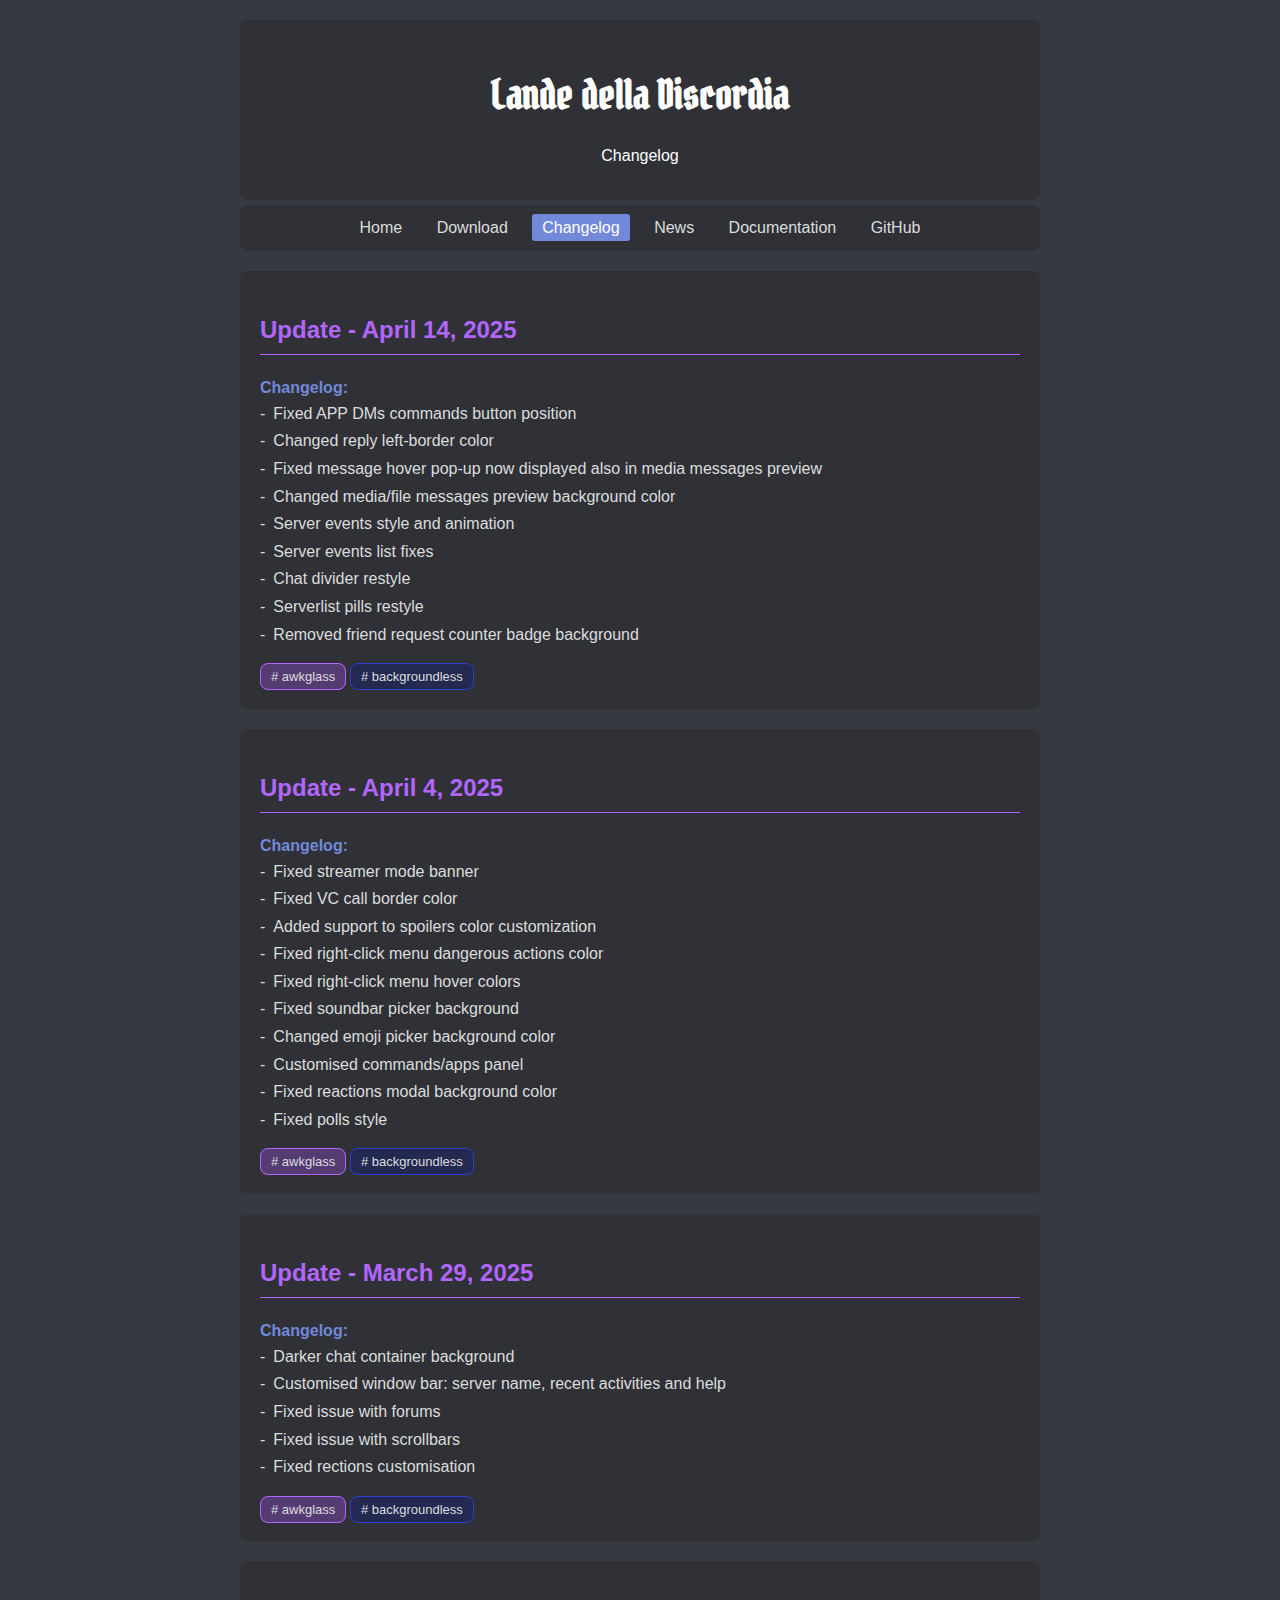
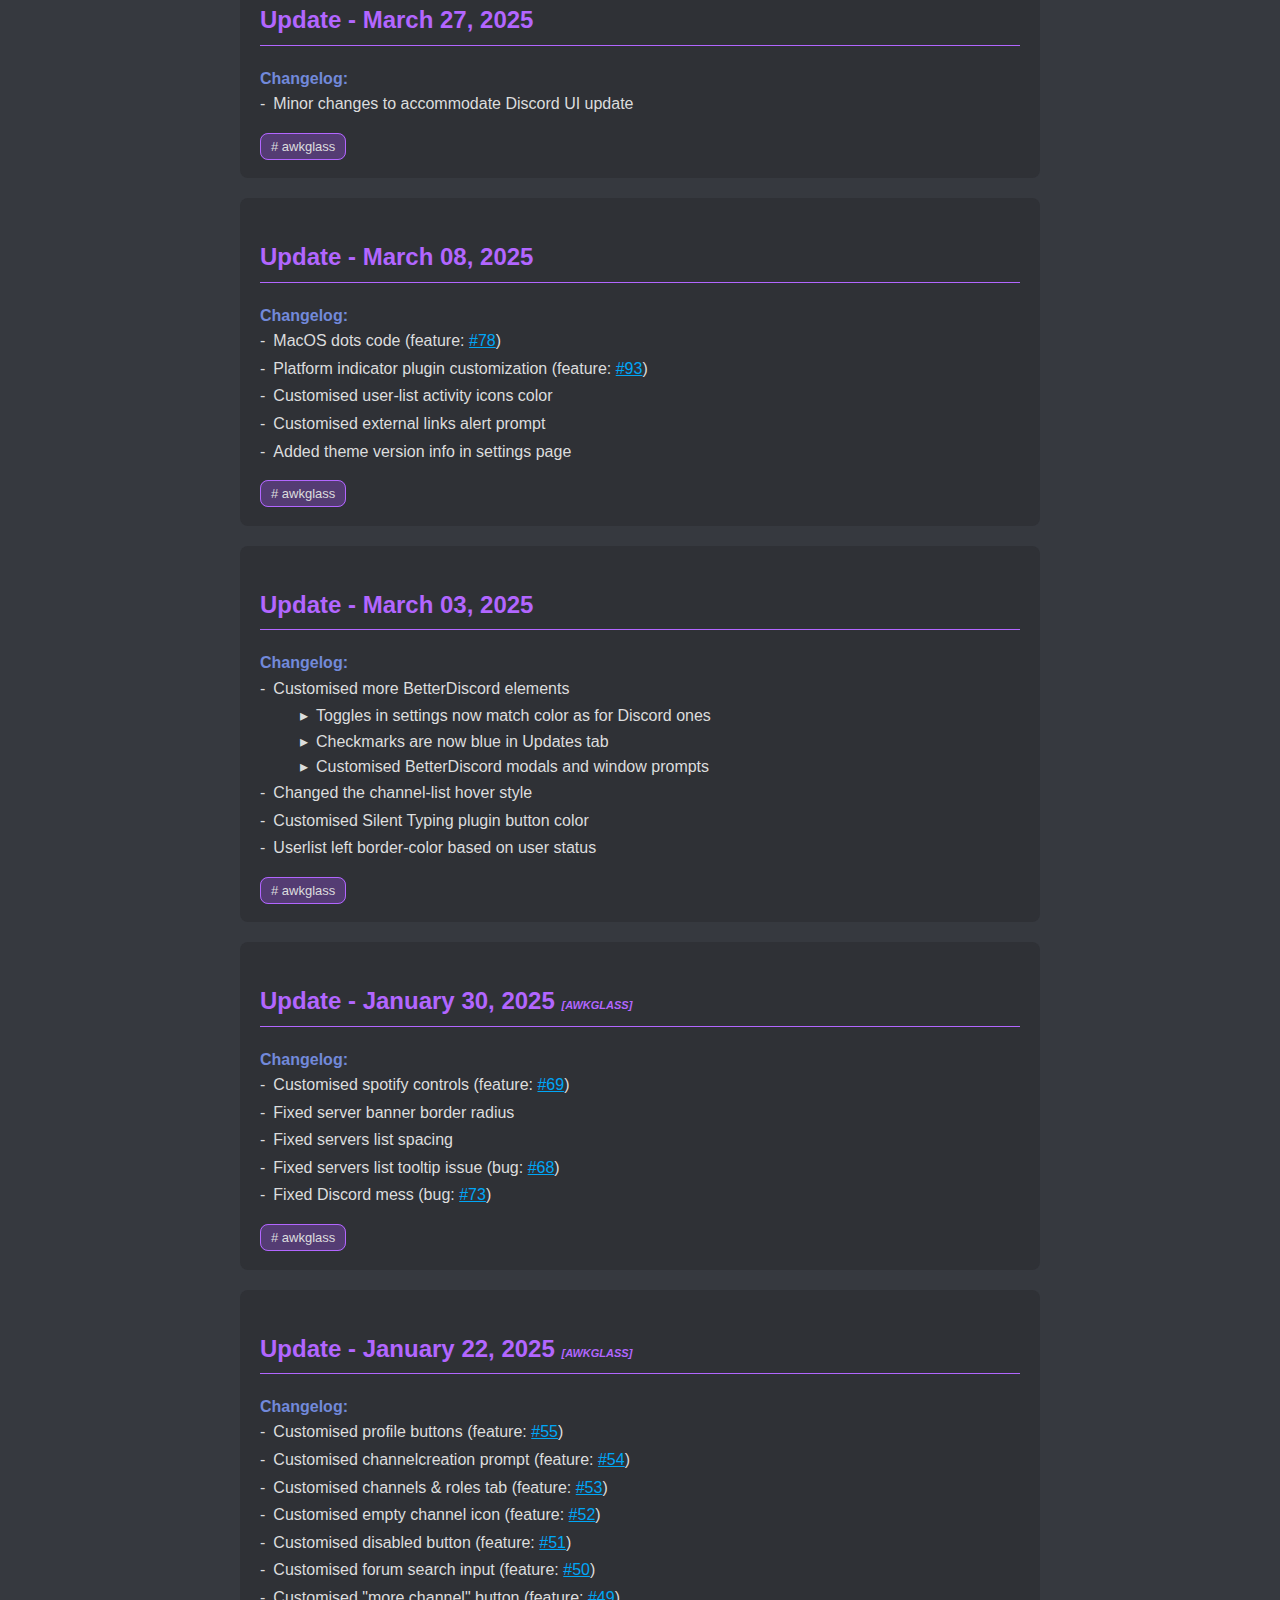
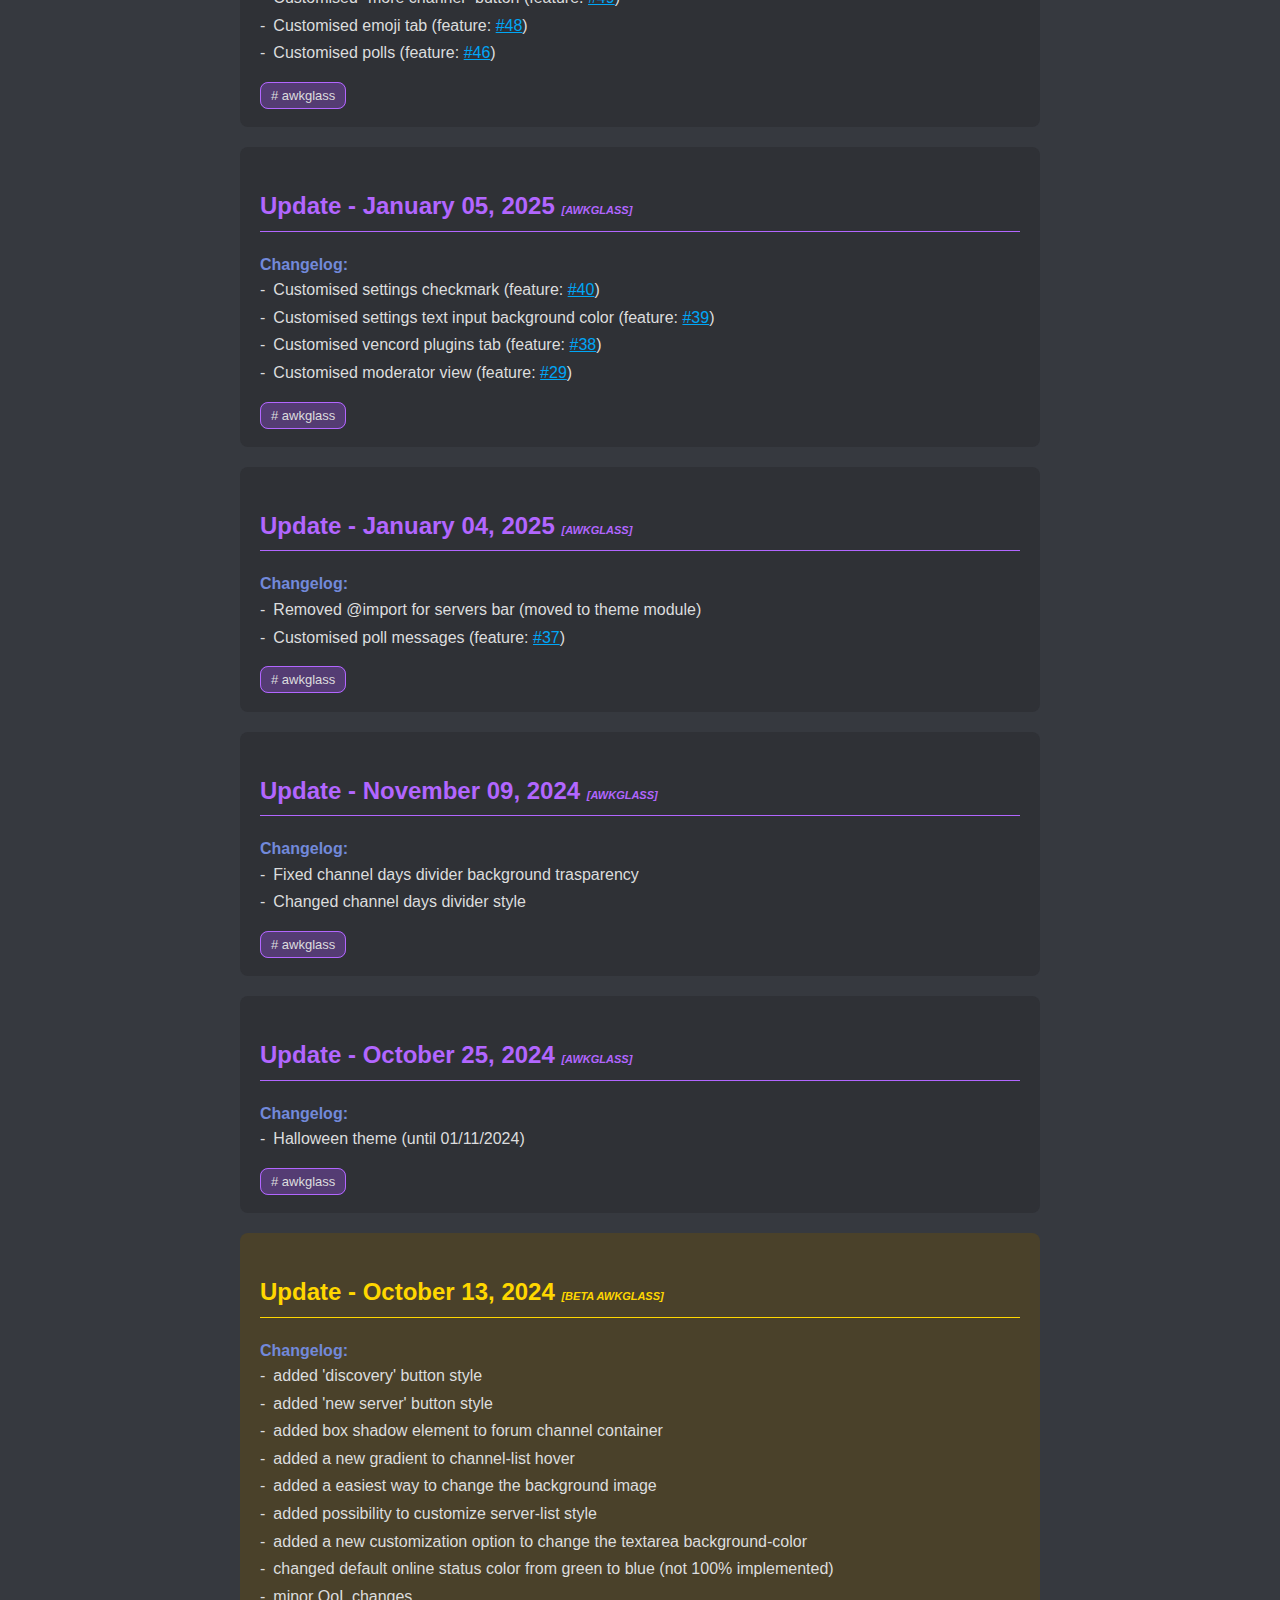
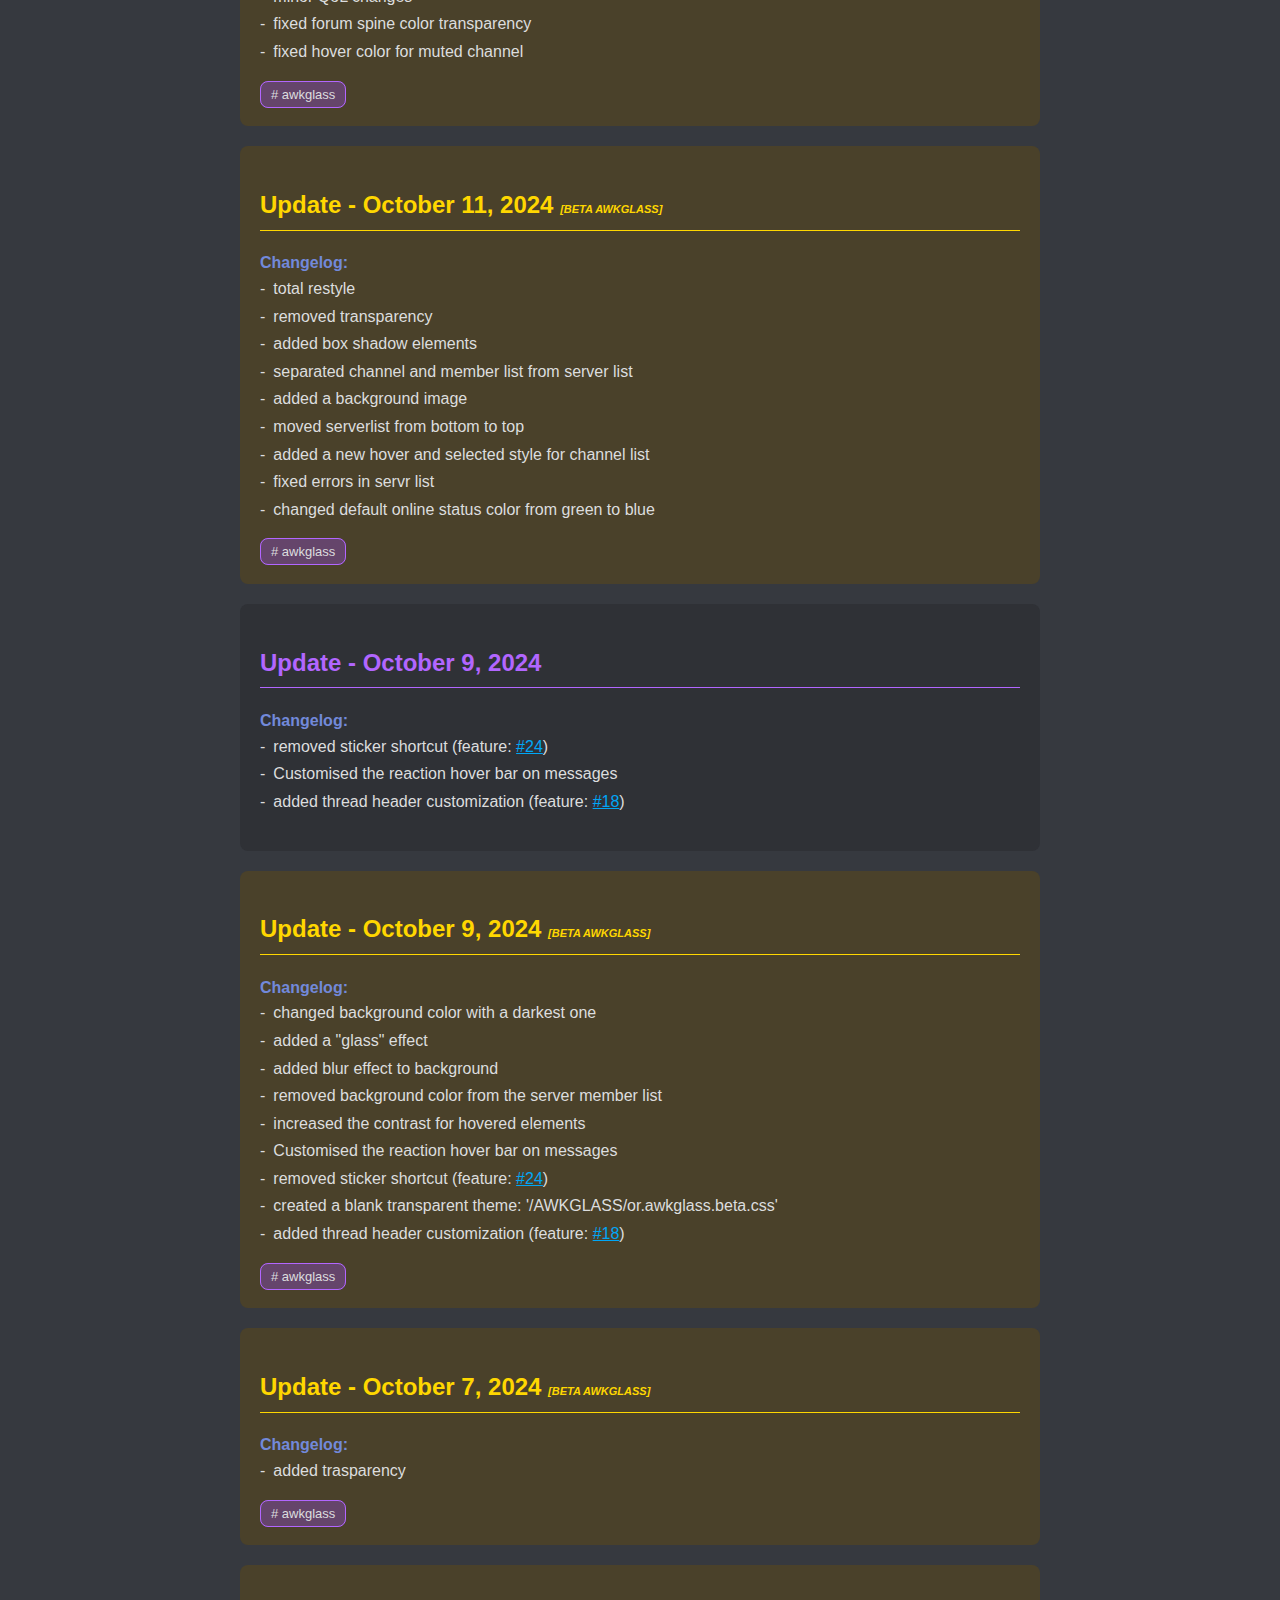
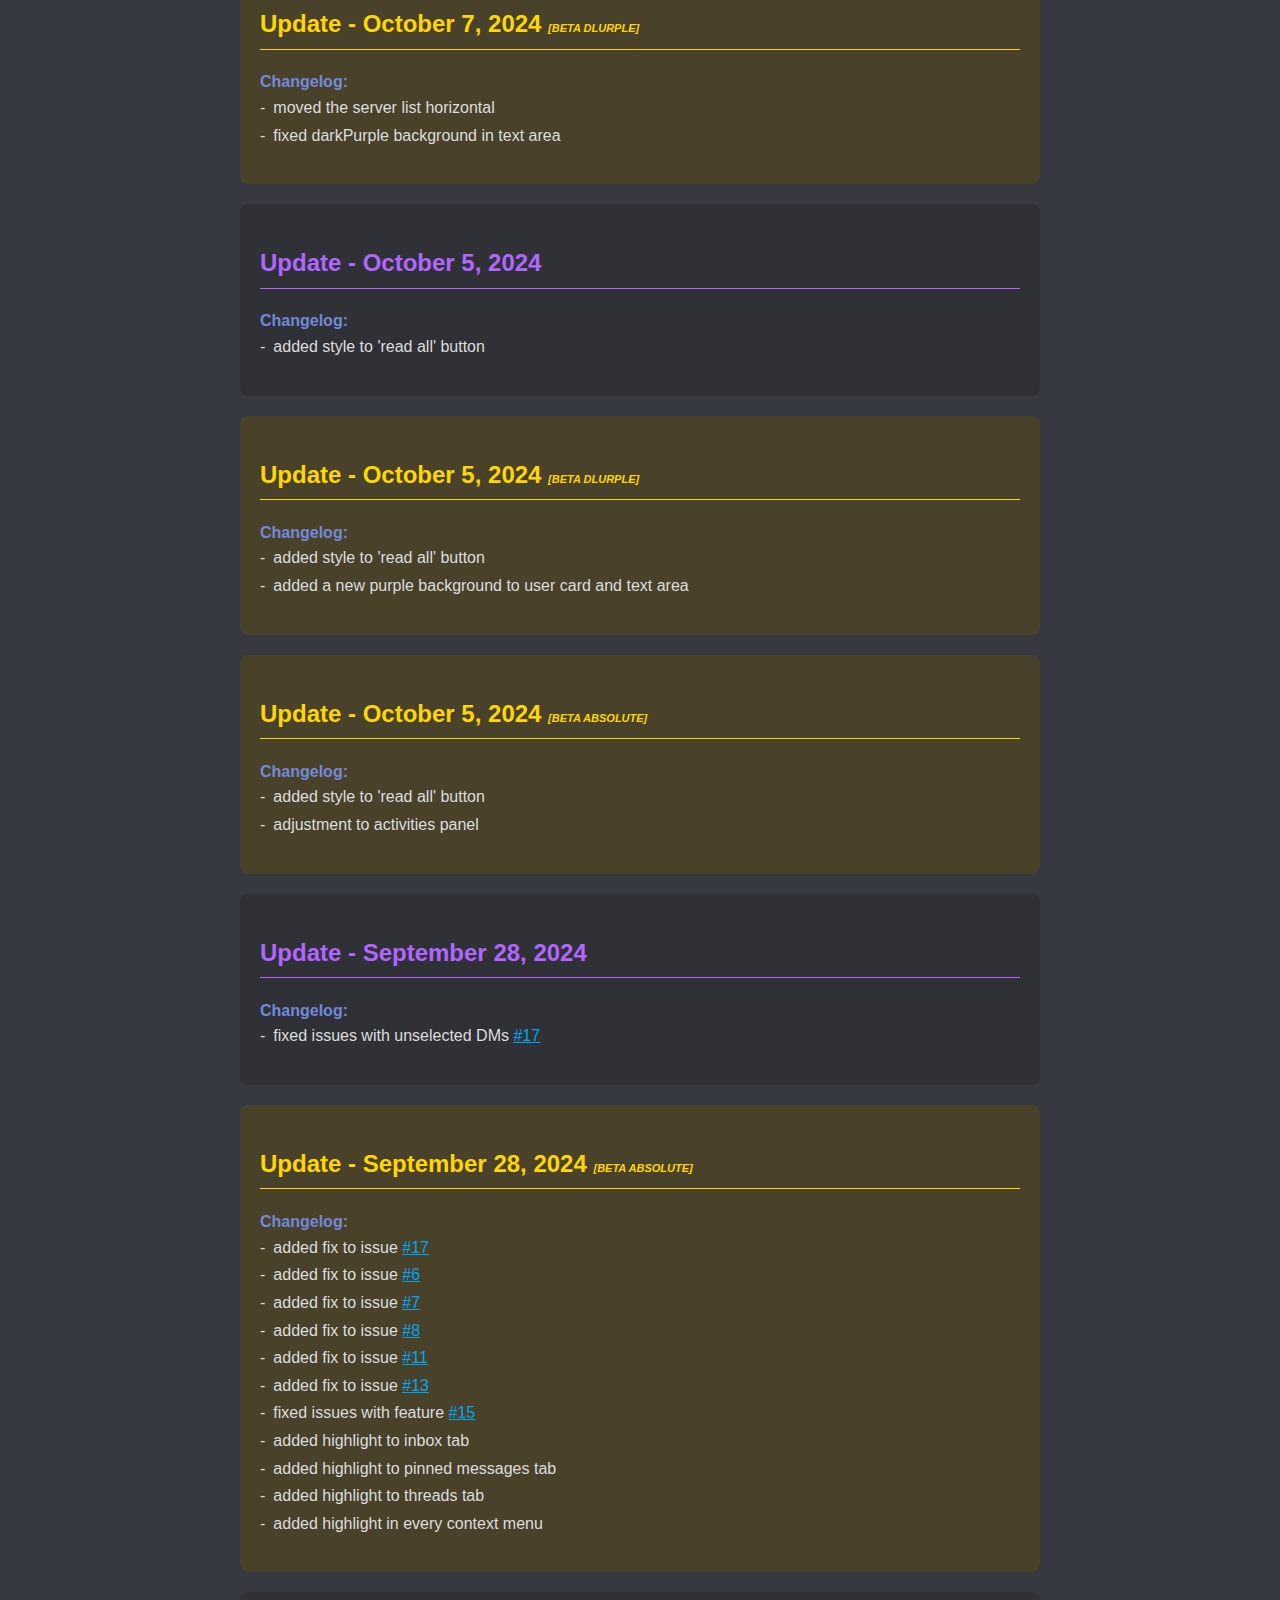
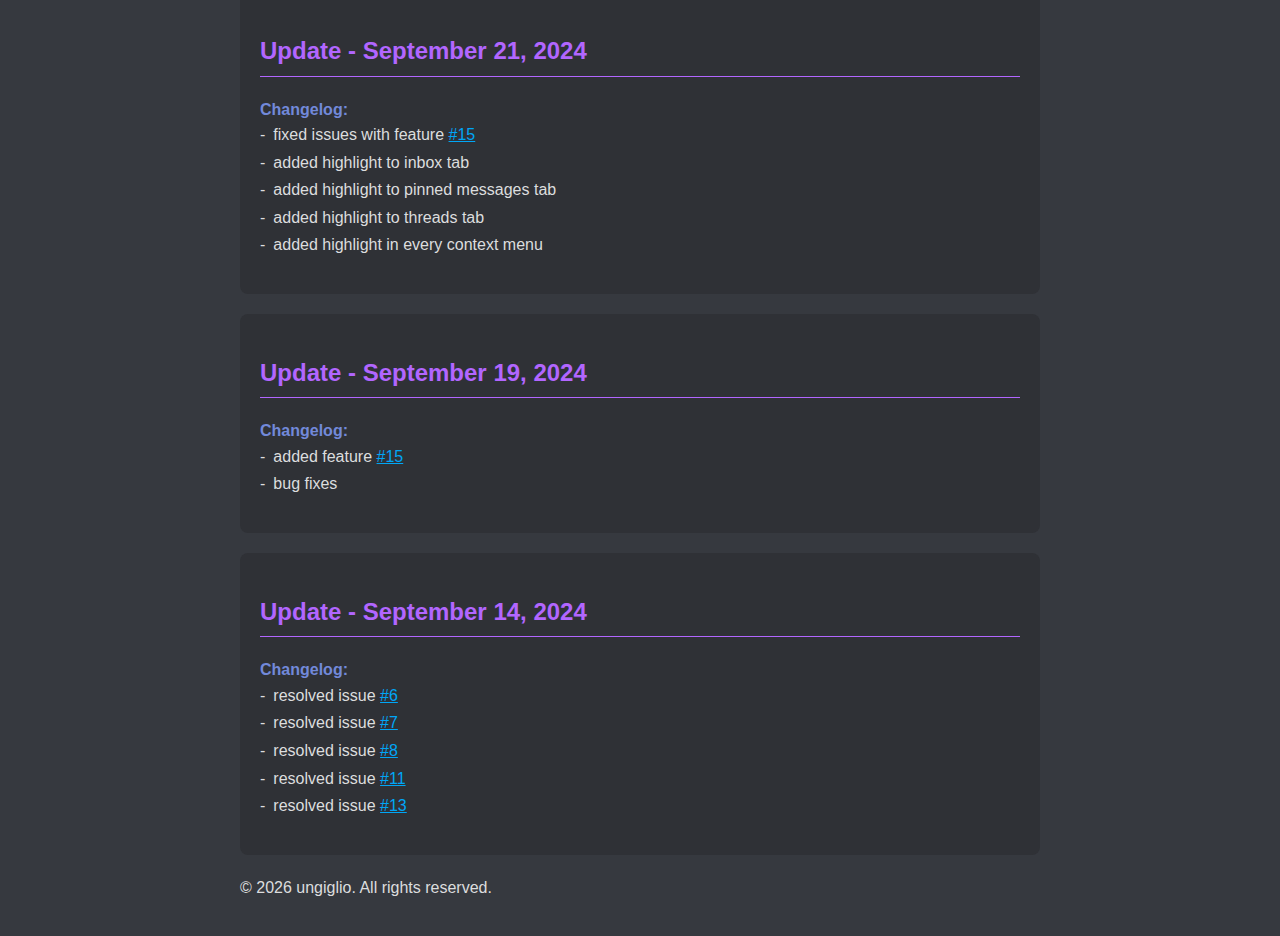
<file: changelog/index.html>
<!DOCTYPE html>
<html lang="en" prefix="og: https://ogp.me/ns#">
    
<head>
    <meta charset="UTF-8">
    <meta name="viewport" content="width=device-width, initial-scale=1.0">
    <title>Changelog - Lande della Discordia</title>
    <link href="https://fonts.googleapis.com/css2?family=Pirata+One&display=swap" rel="stylesheet">
    <link rel="apple-touch-icon" sizes="180x180" href="https://i.imgur.com/2R9lIOQ.png">
    <link rel="icon" type="image/png" sizes="32x32" href="https://i.imgur.com/rQ8Jokf.png">
    <link rel="icon" type="image/png" sizes="16x16" href="https://i.imgur.com/fEjuDm7.png">
    <link rel="mask-icon" href="https://i.imgur.com/qdDn97I.png" color="#b266ff">
    <meta name="msapplication-TileColor" content="#9f00a7">
    <meta name="theme-color" content="#ffffff">
    <meta property="og:title" content="Changelog" />
    <meta property="og:description" content="Changelog page for @ungiglio Discordia project" />
    <meta property="og:type" content="website" />
    <meta property="og:url" content="https://ungiglio.github.io/DiscordDiscordia/changelog/" />
    <meta property="og:image" content="https://i.imgur.com/mbe3YLR.png" />
    <meta property="og:site_name" content="Discordia" />

    <style>
        body {
            font-family: Arial, sans-serif;
            line-height: 1.6;
            color: #dcddde;
            max-width: 800px;
            margin: 0 auto;
            padding: 20px;
            background-color: #36393f;
        }
        header {
            background-color: #2f3136;
            color: white;
            text-align: center;
            padding: 1rem;
            border-radius: 8px;
        }
        h1 {
            margin-bottom: 0;
            font-family: 'Pirata One', cursive;
            font-size: 2.5em;
        }
        .version-section {
            background-color: #2f3136;
            padding: 20px;
            margin: 20px 0;
            border-radius: 8px;
        }
        .version-title {
            color: #b266ff;
            border-bottom: 1px solid #b266ff;
            padding-bottom: 5px;
        }
        .changelog-list {
            list-style: none;
            padding-left: 0;
            margin-top: 0;
        }
        .changelog-list li::before {
            content: "-";
            padding-right: 8px;
        }
        .changelog-list li {
            margin-bottom: 2px;
        }
        .changelog-list le {
            display: list-item;
            list-style: none;
            padding-left: 0;
            margin-top: 0;
        }
        .changelog-list le::before {
            content: "▸";
            padding-right: 8px;
        }
        .changelog-type {
            font-weight: bold;
            color: #7289da;
        }
        .beta {
            background-color: #4a412a;
        }
        .beta .version-title {
            color: #ffd700;
            border-bottom-color: #ffd700;
        }
        warningtext {
            color: #ffd700;
        }

        /* tags */
        tag {
            font-size: 13px;
            -webkit-user-select: none; /* Safari */
            -ms-user-select: none; /* IE 10 and IE 11 */
            user-select: none; /* Standard syntax */
        }

        awktag {
            background-color: #904dd363;
            border: 1px solid #b266ff;
            border-radius: 8px;
            padding: 5px 10px;
        }
        awktag::after {
            content: "# awkglass";
        }

        bltag {
            background-color: #0f1d8359;
            border: 1px solid #2d40cb;
            border-radius: 8px;
            padding: 5px 10px;
        }
        bltag::after {
            content: "# backgroundless";
        }

        /* styles for navigation */
        nav {
            background-color: #2f3136;
            padding: 10px;
            margin-top: 5px;
            border-radius: 8px;
            text-align: center;
        }

        nav a {
            color: #dcddde;
            text-decoration: none;
            padding: 5px 10px;
            margin: 0 5px;
            border-radius: 3px;
            transition: background-color 0.3s;
        }

        nav a:hover {
            background-color: #b266ff;
            color: white;
        }

        nav a.active {
            background-color: #7289da;
            color: white;
        }

        li a {
            color: #00A6F6;
        }
    </style>
</head>
<body onload="updateCopyrightYear()">
    <header>
        <h1>Lande della Discordia</h1>
        <p>Changelog</p>
    </header>

    <nav>
        <a href="https://ungiglio.github.io/DiscordDiscordia">Home</a>
        <a href="https://ungiglio.github.io/DiscordDiscordia/releases">Download</a>
        <a href="#" class="active">Changelog</a>
        <a href="https://ungiglio.github.io/DiscordDiscordia/news">News</a>
        <a href="https://github.com/ungiglio/DiscordDiscordia/wiki">Documentation</a>
        <a href="https://github.com/ungiglio/DiscordDiscordia">GitHub</a>
    </nav>

    <main>

        <!--<section class="version-section">
            <h2 id="2025MMDD" class="version-title">Update - October X, 2025</h2>
            <span class="changelog-type">Changelog:</span>
            <ul class="changelog-list">
                <li></li>
            </ul>
            <tag>
                <awktag></awktag>
                <bltag></bltag>
            </tag>
        </section>-->

        <section class="version-section">
            <h2 id="20250414" class="version-title">Update - April 14, 2025</h2>
            <span class="changelog-type">Changelog:</span>
            <ul class="changelog-list">
                <li>Fixed APP DMs commands button position</li>
                <li>Changed reply left-border color</li>
                <li>Fixed message hover pop-up now displayed also in media messages preview</li>
                <li>Changed media/file messages preview background color</li>
                <li>Server events style and animation</li>
                <li>Server events list fixes</li>
                <li>Chat divider restyle</li>
                <li>Serverlist pills restyle</li>
                <li>Removed friend request counter badge background</li>
            </ul>
            <tag>
                <awktag></awktag>
                <bltag></bltag>
            </tag>
        </section>

        <section class="version-section">
            <h2 id="20250404" class="version-title">Update - April 4, 2025</h2>
            <span class="changelog-type">Changelog:</span>
            <ul class="changelog-list">
                <li>Fixed streamer mode banner</li>
                <li>Fixed VC call border color</li>
                <li>Added support to spoilers color customization</li>
                <li>Fixed right-click menu dangerous actions color</li>
                <li>Fixed right-click menu hover colors</li>
                <li>Fixed soundbar picker background</li>
                <li>Changed emoji picker background color</li>
                <li>Customised commands/apps panel</li>
                <li>Fixed reactions modal background color</li>
                <li>Fixed polls style</li>
            </ul>
            <tag>
                <awktag></awktag>
                <bltag></bltag>
            </tag>
        </section>

        <section class="version-section">
            <h2 id="20250329" class="version-title">Update - March 29, 2025</h2>
            <span class="changelog-type">Changelog:</span>
            <ul class="changelog-list">
                <li>Darker chat container background</li>
                <li>Customised window bar: server name, recent activities and help</li>
                <li>Fixed issue with forums</li>
                <li>Fixed issue with scrollbars</li>
                <li>Fixed rections customisation</li>
            </ul>
            <tag>
                <awktag></awktag>
                <bltag></bltag>
            </tag>
        </section>

        <section class="version-section">
            <h2 id="20250327" class="version-title">Update - March 27, 2025</h2>
            <span class="changelog-type">Changelog:</span>
            <ul class="changelog-list">
                <li>Minor changes to accommodate Discord UI update</li>
            </ul>
            <tag>
                <awktag></awktag>
            </tag>
        </section>

        <section class="version-section">
            <h2 id="20250308" class="version-title">Update - March 08, 2025</h2>
            <span class="changelog-type">Changelog:</span>
            <ul class="changelog-list">
                <li>MacOS dots code (feature: <a href="https://github.com/ungiglio/DiscordDiscordia/issues/78">#78</a>)</li>
                <li>Platform indicator plugin customization (feature: <a href="https://github.com/ungiglio/DiscordDiscordia/issues/93">#93</a>)</li>
                <li>Customised user-list activity icons color</li>
                <li>Customised external links alert prompt</li>
                <li>Added theme version info in settings page</li>
            </ul>
            <tag>
                <awktag></awktag>
            </tag>
        </section>

        <section class="version-section">
            <h2 id="20250303" class="version-title">Update - March 03, 2025</h2>
            <span class="changelog-type">Changelog:</span>
            <ul class="changelog-list">
                <li>Customised more BetterDiscord elements</li>
                <ul>
                    <le>Toggles in settings now match color as for Discord ones</le>
                    <le>Checkmarks are now blue in Updates tab</le>
                    <le>Customised BetterDiscord modals and window prompts</le>
                </ul>
                <li>Changed the channel-list hover style</li>
                <li>Customised Silent Typing plugin button color</li>
                <li>Userlist left border-color based on user status</li>
            </ul>
            <tag>
                <awktag></awktag>
            </tag>
        </section>

        <section class="version-section">
            <h2 id="20250130awkglass" class="version-title">Update - January 30, 2025 <i style="font-size: 11px;">[AWKGLASS]</i></h2>
            <span class="changelog-type">Changelog:</span>
            <ul class="changelog-list">
                <li>Customised spotify controls (feature: <a href="https://github.com/ungiglio/DiscordDiscordia/issues/69">#69</a>)</li>
                <li>Fixed server banner border radius</li>
                <li>Fixed servers list spacing</li>
                <li>Fixed servers list tooltip issue (bug: <a href="https://github.com/ungiglio/DiscordDiscordia/issues/68">#68</a>)</li>
                <li>Fixed Discord mess (bug: <a href="https://github.com/ungiglio/DiscordDiscordia/issues/73">#73</a>)</li>
            </ul>
            <tag>
                <awktag></awktag>
            </tag>
        </section>

        <section class="version-section">
            <h2 id="20250122awkglass" class="version-title">Update - January 22, 2025 <i style="font-size: 11px;">[AWKGLASS]</i></h2>
            <span class="changelog-type">Changelog:</span>
            <ul class="changelog-list">
                <li>Customised profile buttons (feature: <a href="https://github.com/ungiglio/DiscordDiscordia/issues/55">#55</a>)</li>
                <li>Customised channelcreation prompt (feature: <a href="https://github.com/ungiglio/DiscordDiscordia/issues/54">#54</a>)</li>
                <li>Customised channels & roles tab (feature: <a href="https://github.com/ungiglio/DiscordDiscordia/issues/53">#53</a>)</li>
                <li>Customised empty channel icon (feature: <a href="https://github.com/ungiglio/DiscordDiscordia/issues/52">#52</a>)</li>
                <li>Customised disabled button (feature: <a href="https://github.com/ungiglio/DiscordDiscordia/issues/51">#51</a>)</li>
                <li>Customised forum search input (feature: <a href="https://github.com/ungiglio/DiscordDiscordia/issues/50">#50</a>)</li>
                <li>Customised "more channel" button (feature: <a href="https://github.com/ungiglio/DiscordDiscordia/issues/49">#49</a>)</li>
                <li>Customised emoji tab (feature: <a href="https://github.com/ungiglio/DiscordDiscordia/issues/48">#48</a>)</li>
                <li>Customised polls (feature: <a href="https://github.com/ungiglio/DiscordDiscordia/issues/46">#46</a>)</li>
            </ul>
            <tag>
                <awktag></awktag>
            </tag>
        </section>

        <section class="version-section">
            <h2 id="20250105awkglass" class="version-title">Update - January 05, 2025 <i style="font-size: 11px;">[AWKGLASS]</i></h2>
            <span class="changelog-type">Changelog:</span>
            <ul class="changelog-list">
                <li>Customised settings checkmark (feature: <a href="https://github.com/ungiglio/DiscordDiscordia/issues/40">#40</a>)</li>
                <li>Customised settings text input background color (feature: <a href="https://github.com/ungiglio/DiscordDiscordia/issues/39">#39</a>)</li>
                <li>Customised vencord plugins tab (feature: <a href="https://github.com/ungiglio/DiscordDiscordia/issues/38">#38</a>)</li>
                <li>Customised moderator view (feature: <a href="https://github.com/ungiglio/DiscordDiscordia/issues/29">#29</a>)</li>
            </ul>
            <tag>
                <awktag></awktag>
            </tag>
        </section>

        <section class="version-section">
            <h2 id="20250104awkglass" class="version-title">Update - January 04, 2025 <i style="font-size: 11px;">[AWKGLASS]</i></h2>
            <span class="changelog-type">Changelog:</span>
            <ul class="changelog-list">
                <li>Removed @import for servers bar (moved to theme module)</li>
                <li>Customised poll messages (feature: <a href="https://github.com/ungiglio/DiscordDiscordia/issues/37">#37</a>)</li>
            </ul>
            <tag>
                <awktag></awktag>
            </tag>
        </section>

        <section class="version-section">
            <h2 id="20241109awkglass" class="version-title">Update - November 09, 2024 <i style="font-size: 11px;">[AWKGLASS]</i></h2>
            <span class="changelog-type">Changelog:</span>
            <ul class="changelog-list">
                <li>Fixed channel days divider background trasparency</li>
                <li>Changed channel days divider style</li>
            </ul>
            <tag>
                <awktag></awktag>
            </tag>
        </section>

        <section class="version-section">
            <h2 id="20241025awkglass" class="version-title">Update - October 25, 2024 <i style="font-size: 11px;">[AWKGLASS]</i></h2>
            <span class="changelog-type">Changelog:</span>
            <ul class="changelog-list">
                <li>Halloween theme (until 01/11/2024)</li>
            </ul>
            <tag>
                <awktag></awktag>
            </tag>
        </section>

        <section class="version-section beta">
            <h2 id="20241013awkglass" class="version-title">Update - October 13, 2024 <i style="font-size: 11px;">[BETA AWKGLASS]</i></h2>
            <span class="changelog-type">Changelog:</span>
            <ul class="changelog-list">
                <li>added 'discovery' button style</li>
                <li>added 'new server' button style</li>
                <li>added box shadow element to forum channel container</li>
                <li>added a new gradient to channel-list hover</li>
                <li>added a easiest way to change the background image</li>
                <li>added possibility to customize server-list style</li>
                <li>added a new customization option to change the textarea background-color</li>
                <li>changed default online status color from green to blue (not 100% implemented)</li>
                <li>minor QoL changes</li>
                <li>fixed forum spine color transparency</li>
                <li>fixed hover color for muted channel</li>
            </ul>
            <tag>
                <awktag></awktag>
            </tag>
        </section>

        <section class="version-section beta">
            <h2 id="20241011awkglass" class="version-title">Update - October 11, 2024 <i style="font-size: 11px;">[BETA AWKGLASS]</i></h2>
            <span class="changelog-type">Changelog:</span>
            <ul class="changelog-list">
                <li>total restyle</li>
                <li>removed transparency</li>
                <li>added box shadow elements</li>
                <li>separated channel and member list from server list</li>
                <li>added a background image</li>
                <li>moved serverlist from bottom to top</li>
                <li>added a new hover and selected style for channel list</li>
                <li>fixed errors in servr list</li>
                <li>changed default online status color from green to blue</li>
            </ul>
            <tag>
                <awktag></awktag>
            </tag>
        </section>

        <section class="version-section">
            <h2 id="20241009" class="version-title">Update - October 9, 2024</h2>
            <span class="changelog-type">Changelog:</span>
            <ul class="changelog-list">
                <li>removed sticker shortcut (feature: <a href="https://github.com/ungiglio/DiscordDiscordia/issues/24">#24</a>)</li>
                <li>Customised the reaction hover bar on messages</li>
                <li>added thread header customization (feature: <a href="https://github.com/ungiglio/DiscordDiscordia/issues/18">#18</a>)</li>
            </ul>
        </section>

        <section class="version-section beta">
            <h2 id="20241009awkglass" class="version-title">Update - October 9, 2024 <i style="font-size: 11px;">[BETA AWKGLASS]</i></h2>
            <span class="changelog-type">Changelog:</span>
            <ul class="changelog-list">
                <li>changed background color with a darkest one</li>
                <li>added a "glass" effect</li>
                <li>added blur effect to background</li>
                <li>removed background color from the server member list</li>
                <li>increased the contrast for hovered elements</li>
                <li>Customised the reaction hover bar on messages</li>
                <li>removed sticker shortcut (feature: <a href="https://github.com/ungiglio/DiscordDiscordia/issues/24">#24</a>)</li>
                <li>created a blank transparent theme: '/AWKGLASS/or.awkglass.beta.css'</li>
                <li>added thread header customization (feature: <a href="https://github.com/ungiglio/DiscordDiscordia/issues/18">#18</a>)</li>
            </ul>
            <tag>
                <awktag></awktag>
            </tag>
        </section>

        <section class="version-section beta">
            <h2 id="20241007awkglass" class="version-title">Update - October 7, 2024 <i style="font-size: 11px;">[BETA AWKGLASS]</i></h2>
            <span class="changelog-type">Changelog:</span>
            <ul class="changelog-list">
                <li>added trasparency</li>
            </ul>
            <tag>
                <awktag></awktag>
            </tag>
        </section>

        <section class="version-section beta">
            <h2 id="20241007dlurple" class="version-title">Update - October 7, 2024 <i style="font-size: 11px;">[BETA DLURPLE]</i></h2>
            <span class="changelog-type">Changelog:</span>
            <ul class="changelog-list">
                <li>moved the server list horizontal</li>
                <li>fixed darkPurple background in text area</li>
            </ul>
        </section>

        <section class="version-section">
            <h2 id="20241005" class="version-title">Update - October 5, 2024</h2>
            <span class="changelog-type">Changelog:</span>
            <ul class="changelog-list">
                <li>added style to 'read all' button</li>
            </ul>
        </section>

        <section class="version-section beta">
            <h2 id="20241005dlurple" class="version-title">Update - October 5, 2024 <i style="font-size: 11px;">[BETA DLURPLE]</i></h2>
            <span class="changelog-type">Changelog:</span>
            <ul class="changelog-list">
                <li>added style to 'read all' button</li>
                <li>added a new purple background to user card and text area</li>
            </ul>
        </section>

        <section class="version-section beta">
            <h2 id="20241005absolute" class="version-title">Update - October 5, 2024 <i style="font-size: 11px;">[BETA ABSOLUTE]</i></h2>
            <span class="changelog-type">Changelog:</span>
            <ul class="changelog-list">
                <li>added style to 'read all' button</li>
                <li>adjustment to activities panel</li>
            </ul>
        </section>

        <section class="version-section">
            <h2 id="20240928" class="version-title">Update - September 28, 2024</h2>
            <span class="changelog-type">Changelog:</span>
            <ul class="changelog-list">
                <li>fixed issues with unselected DMs <a href="https://github.com/ungiglio/DiscordDiscordia/issues/17">#17</a></li>
            </ul>
        </section>

        <section class="version-section beta">
            <h2 id="20240928absolute" class="version-title">Update - September 28, 2024 <i style="font-size: 11px;">[BETA ABSOLUTE]</i></h2>
            <span class="changelog-type">Changelog:</span>
            <ul class="changelog-list">
                <li>added fix to issue <a href="https://github.com/ungiglio/DiscordDiscordia/issues/17">#17</a></li>
                <li>added fix to issue <a href="https://github.com/ungiglio/DiscordDiscordia/issues/6">#6</a></li>
                <li>added fix to issue <a href="https://github.com/ungiglio/DiscordDiscordia/issues/7">#7</a></li>
                <li>added fix to issue <a href="https://github.com/ungiglio/DiscordDiscordia/issues/8">#8</a></li>
                <li>added fix to issue <a href="https://github.com/ungiglio/DiscordDiscordia/issues/11">#11</a></li>
                <li>added fix to issue <a href="https://github.com/ungiglio/DiscordDiscordia/issues/13">#13</a></li>
                <li>fixed issues with feature <a href="https://github.com/ungiglio/DiscordDiscordia/issues/15">#15</a></li>
                <li>added highlight to inbox tab</li>
                <li>added highlight to pinned messages tab</li>
                <li>added highlight to threads tab</li>
                <li>added highlight in every context menu</li>
            </ul>
        </section>

        <section class="version-section">
            <h2 id="20240921" class="version-title">Update - September 21, 2024</h2>
            <span class="changelog-type">Changelog:</span>
            <ul class="changelog-list">
                <li>fixed issues with feature <a href="https://github.com/ungiglio/DiscordDiscordia/issues/15">#15</a></li>
                <li>added highlight to inbox tab</li>
                <li>added highlight to pinned messages tab</li>
                <li>added highlight to threads tab</li>
                <li>added highlight in every context menu</li>
            </ul>
        </section>

        <section class="version-section">
            <h2 id="20240919" class="version-title">Update - September 19, 2024</h2>
            <span class="changelog-type">Changelog:</span>
            <ul class="changelog-list">
                <li>added feature <a href="https://github.com/ungiglio/DiscordDiscordia/issues/15">#15</a></li>
                <li>bug fixes</li>
            </ul>
        </section>

        <section class="version-section">
            <h2 id="20240914" class="version-title">Update - September 14, 2024</h2>
            <span class="changelog-type">Changelog:</span>
            <ul class="changelog-list">
                <li>resolved issue <a href="https://github.com/ungiglio/DiscordDiscordia/issues/6">#6</a></li>
                <li>resolved issue <a href="https://github.com/ungiglio/DiscordDiscordia/issues/7">#7</a></li>
                <li>resolved issue <a href="https://github.com/ungiglio/DiscordDiscordia/issues/8">#8</a></li>
                <li>resolved issue <a href="https://github.com/ungiglio/DiscordDiscordia/issues/11">#11</a></li>
                <li>resolved issue <a href="https://github.com/ungiglio/DiscordDiscordia/issues/13">#13</a></li>
            </ul>
        </section>

    </main>

    <footer>
        <p>&copy; 202X ungiglio. All rights reserved.</p>
    </footer>

    <script>
    function updateCopyrightYear(selector = 'footer p') {
    const yearElement = document.querySelector(selector);
    if (yearElement) {
        const currentYear = new Date().getFullYear();
        yearElement.innerHTML = `&copy; ${currentYear} ungiglio. All rights reserved.`;
    }
}
</script>
    
</body>
</html>
</file>
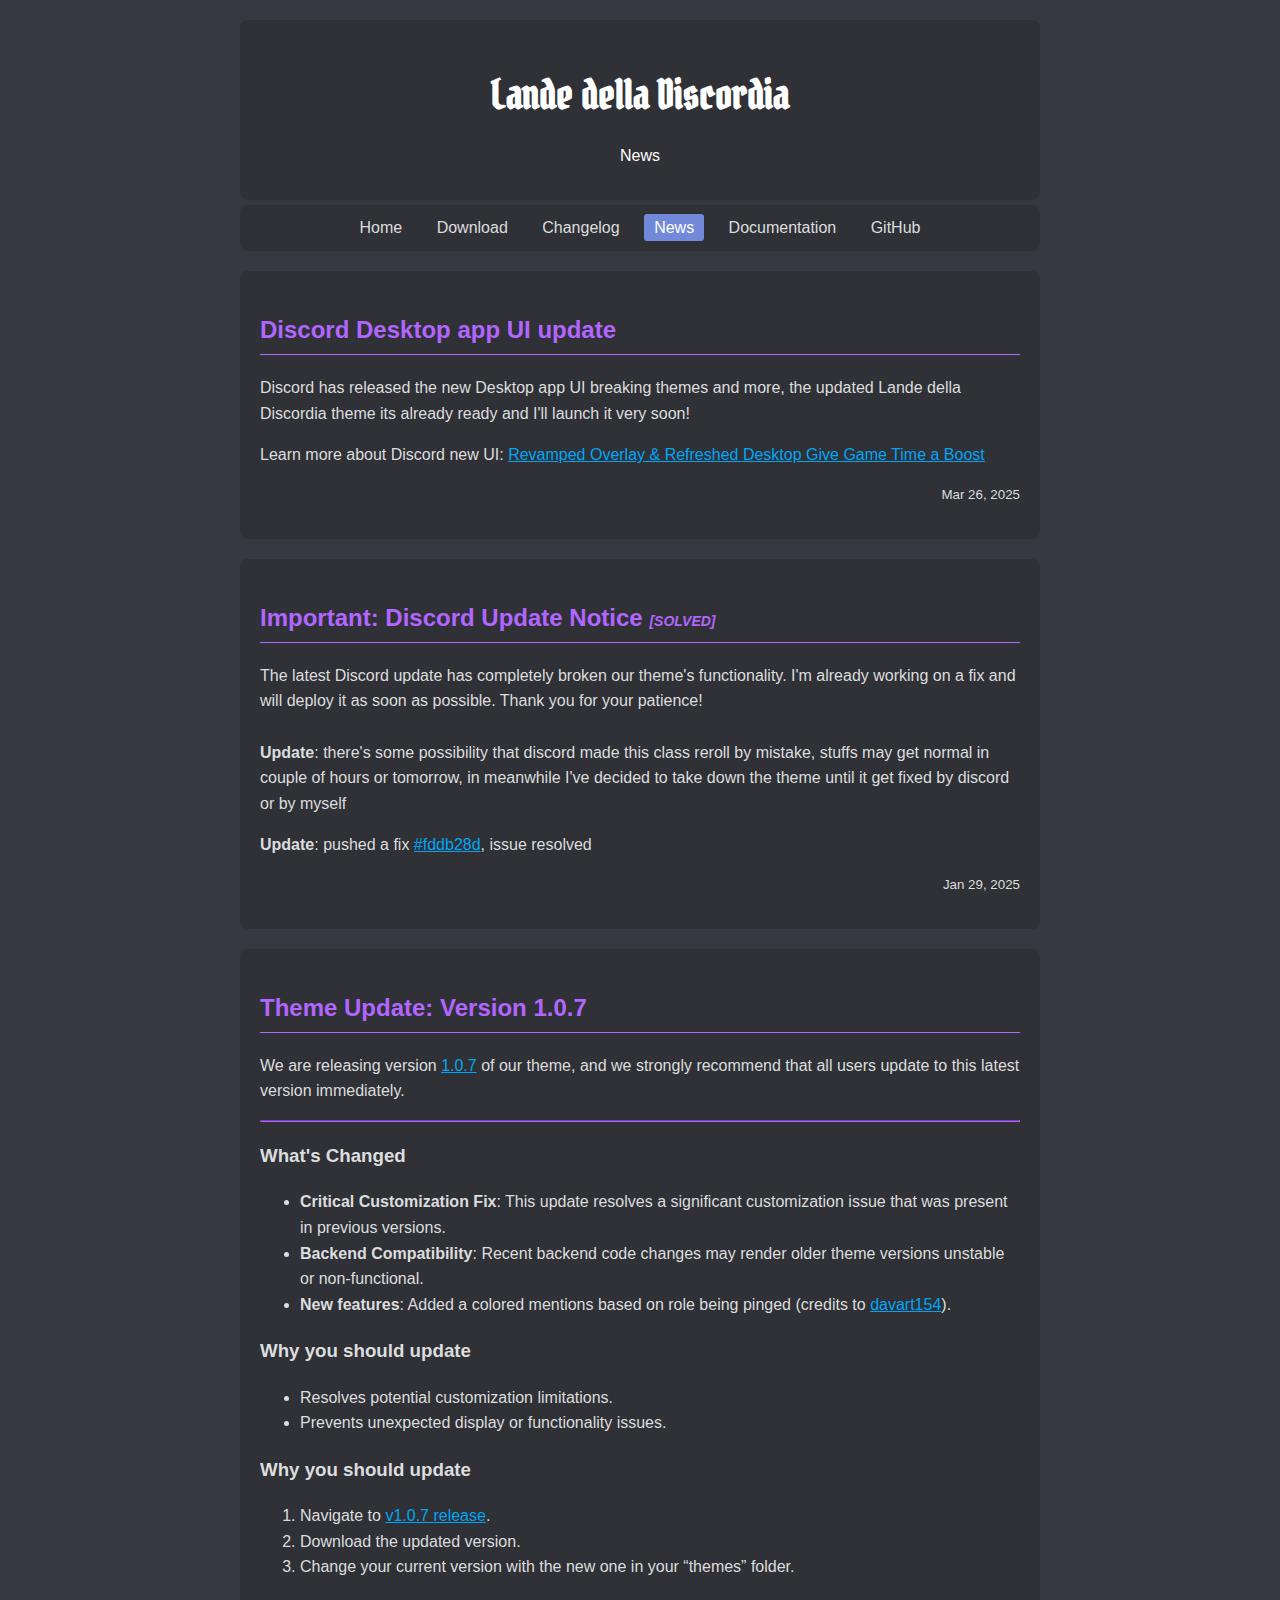
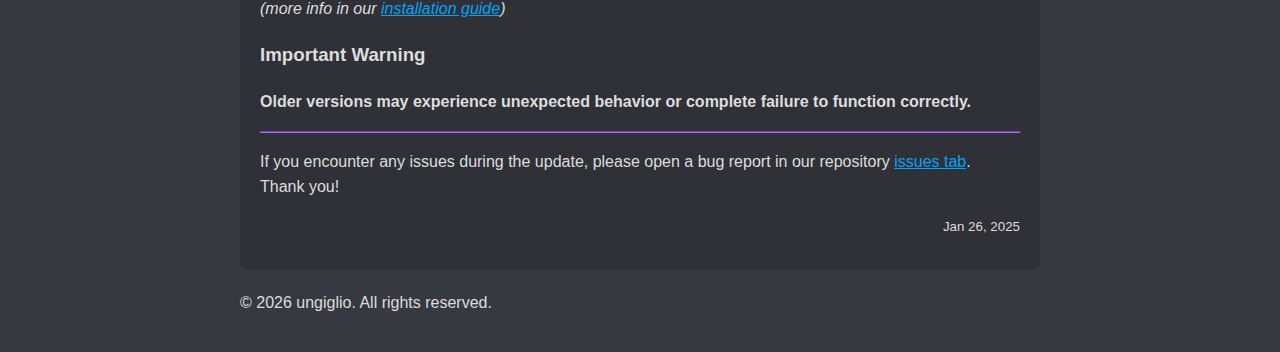
<file: news/index.html>
<!DOCTYPE html>
<html lang="en" prefix="og: https://ogp.me/ns#">
    
<head>
    <meta charset="UTF-8">
    <meta name="viewport" content="width=device-width, initial-scale=1.0">
    <title>News - Lande della Discordia</title>
    <link href="https://fonts.googleapis.com/css2?family=Pirata+One&display=swap" rel="stylesheet">
    <link rel="apple-touch-icon" sizes="180x180" href="https://i.imgur.com/2R9lIOQ.png">
    <link rel="icon" type="image/png" sizes="32x32" href="https://i.imgur.com/rQ8Jokf.png">
    <link rel="icon" type="image/png" sizes="16x16" href="https://i.imgur.com/fEjuDm7.png">
    <link rel="mask-icon" href="https://i.imgur.com/qdDn97I.png" color="#b266ff">
    <meta name="msapplication-TileColor" content="#9f00a7">
    <meta name="theme-color" content="#ffffff">
    <meta property="og:title" content="Lande della Discordia" />
    <meta property="og:description" content="A custom purple theme to enhance your Discord experience" />
    <meta property="og:type" content="website" />
    <meta property="og:url" content="https://ungiglio.github.io/DiscordDiscordia/" />
    <meta property="og:image" content="https://i.imgur.com/mbe3YLR.png" />
    <meta property="og:site_name" content="Discordia" />
    <style>
        body {
            font-family: Arial, sans-serif;
            line-height: 1.6;
            color: #dcddde;
            max-width: 800px;
            margin: 0 auto;
            padding: 20px;
            background-color: #36393f;
            /* Discord dark theme background */
        }

        header {
            background-color: #2f3136;
            /* Discord darker gray */
            color: white;
            text-align: center;
            padding: 1rem;
            border-radius: 8px;
        }

        h1 {
            margin-bottom: 0;
            font-family: 'Pirata One', cursive;
            font-size: 2.5em;
        }

        .button {
            display: inline-block;
            background-color: #7289da;
            color: white;
            padding: 10px 20px;
            text-decoration: none;
            border-radius: 8px;
            transition: background-color 0.3s;
            margin-top: 5px;
        }

        .button:hover {
            background-color: #5b6eae;
        }

        section {
            background-color: #2f3136;
            /* Discord darker gray */
            padding: 20px;
            margin: 20px 0;
            border-radius: 8px;
        }
        section a {
            color: #00A6F6;
        }

        .title {
            color: #b266ff;
            border-bottom: 1px solid #b266ff;
            padding-bottom: 5px;
        }
        hr {
            border-color: #b266ff;
        }

        /* styles for navigation */
        nav {
            background-color: #2f3136;
            padding: 10px;
            margin-top: 5px;
            border-radius: 8px;
            text-align: center;
        }

        nav a {
            color: #dcddde;
            text-decoration: none;
            padding: 5px 10px;
            margin: 0 5px;
            border-radius: 3px;
            transition: background-color 0.3s;
        }

        nav a:hover {
            background-color: #b266ff;
            color: white;
        }

        nav a.active {
            background-color: #7289da;
            color: white;
        }
    </style>
</head>

<body onload="updateCopyrightYear()">
    <header>
        <h1>Lande della Discordia</h1>
        <p>News</p>
    </header>

    <nav>
        <a href="https://ungiglio.github.io/DiscordDiscordia/">Home</a>
        <a href="https://ungiglio.github.io/DiscordDiscordia/releases">Download</a>
        <a href="https://ungiglio.github.io/DiscordDiscordia/changelog">Changelog</a>
        <a href="#" class="active">News</a>
        <a href="https://github.com/ungiglio/DiscordDiscordia/wiki">Documentation</a>
        <a href="https://github.com/ungiglio/DiscordDiscordia">GitHub</a>
    </nav>

    <main>

        <section>
            <h2 id="discorduiupdate" class="title">Discord Desktop app UI update</h2>
            <p>Discord has released the new Desktop app UI breaking themes and more, the updated Lande della Discordia theme its already ready and I'll launch it very soon!</p>
            <p>Learn more about Discord new UI: <a href="https://discord.com/blog/player-release-q12025#3">Revamped Overlay & Refreshed Desktop Give Game Time a Boost</a></p>
            <p style="text-align:right; font-size:smaller;">Mar 26, 2025</p>
        </section>

        <section>
            <h2 id="20250129update" class="title">Important: Discord Update Notice <i style="font-size: 14px;">[SOLVED]</i></h2>
            <p>The latest Discord update has completely broken our theme's functionality. I'm already working on a fix and will deploy it as soon as possible. Thank you for your patience!<br><br><b>Update</b>: there's some possibility that discord made this class reroll by mistake, stuffs may get normal in couple of hours or tomorrow, in meanwhile I've decided to take down the theme until it get fixed by discord or by myself</p>
            <p><b>Update</b>: pushed a fix <a href="https://github.com/ungiglio/DiscordDiscordia/commit/fddb28d3326ee821fb7b74911b9c6bfdbd95c164">#fddb28d</a>, issue resolved</p>
            <p style="text-align:right; font-size:smaller;">Jan 29, 2025</p>
        </section>

        <section>
            <h2 id="v1.0.7" class="title">Theme Update: Version 1.0.7</h2>
            <p>We are releasing version <a href="https://github.com/ungiglio/DiscordDiscordia/releases/tag/v1.0.7-awkglass">1.0.7</a> of our theme, and we strongly recommend that all users update to this latest version immediately.</p>
            <hr>
            <h3>What's Changed</h3>
            <ul>
                <li><b>Critical Customization Fix</b>: This update resolves a significant customization issue that was present in previous versions.</li>
                <li><b>Backend Compatibility</b>: Recent backend code changes may render older theme versions unstable or non-functional.</li>
                <li><b>New features</b>: Added a colored mentions based on role being pinged (credits to <a href="https://github.com/davart154">davart154</a>).</li>
            </ul>
            <h3>Why you should update</h3>
            <ul>
                <li>Resolves potential customization limitations.</li>
                <li>Prevents unexpected display or functionality issues.</li>
            </ul>
            <h3>Why you should update</h3>
            <ol>
                <li>Navigate to <a href="https://github.com/ungiglio/DiscordDiscordia/releases/tag/v1.0.7-awkglass">v1.0.7 release</a>.</li>
                <li>Download the updated version.</li>
                <li>Change your current version with the new one in your “themes” folder.</li>
            </ol>
            <p><i>(more info in our <a href="https://github.com/ungiglio/DiscordDiscordia/wiki/installation">installation guide</a>)</i></p>
            <h3>Important Warning</h3>
            <p><b>Older versions may experience unexpected behavior or complete failure to function correctly.</b></p>
            <hr>
            <p>If you encounter any issues during the update, please open a bug report in our repository <a href="https://github.com/ungiglio/DiscordDiscordia/issues">issues tab</a>.<br>Thank you!</p>
            <p style="text-align:right; font-size:smaller;">Jan 26, 2025</p>
        </section>

    </main>

    <footer>
        <p>&copy; 202X ungiglio. All rights reserved.</p>
    </footer>

    <script>
    function updateCopyrightYear(selector = 'footer p') {
    const yearElement = document.querySelector(selector);
    if (yearElement) {
        const currentYear = new Date().getFullYear();
        yearElement.innerHTML = `&copy; ${currentYear} ungiglio. All rights reserved.`;
    }
}
</script>
</body>

</html>
</file>
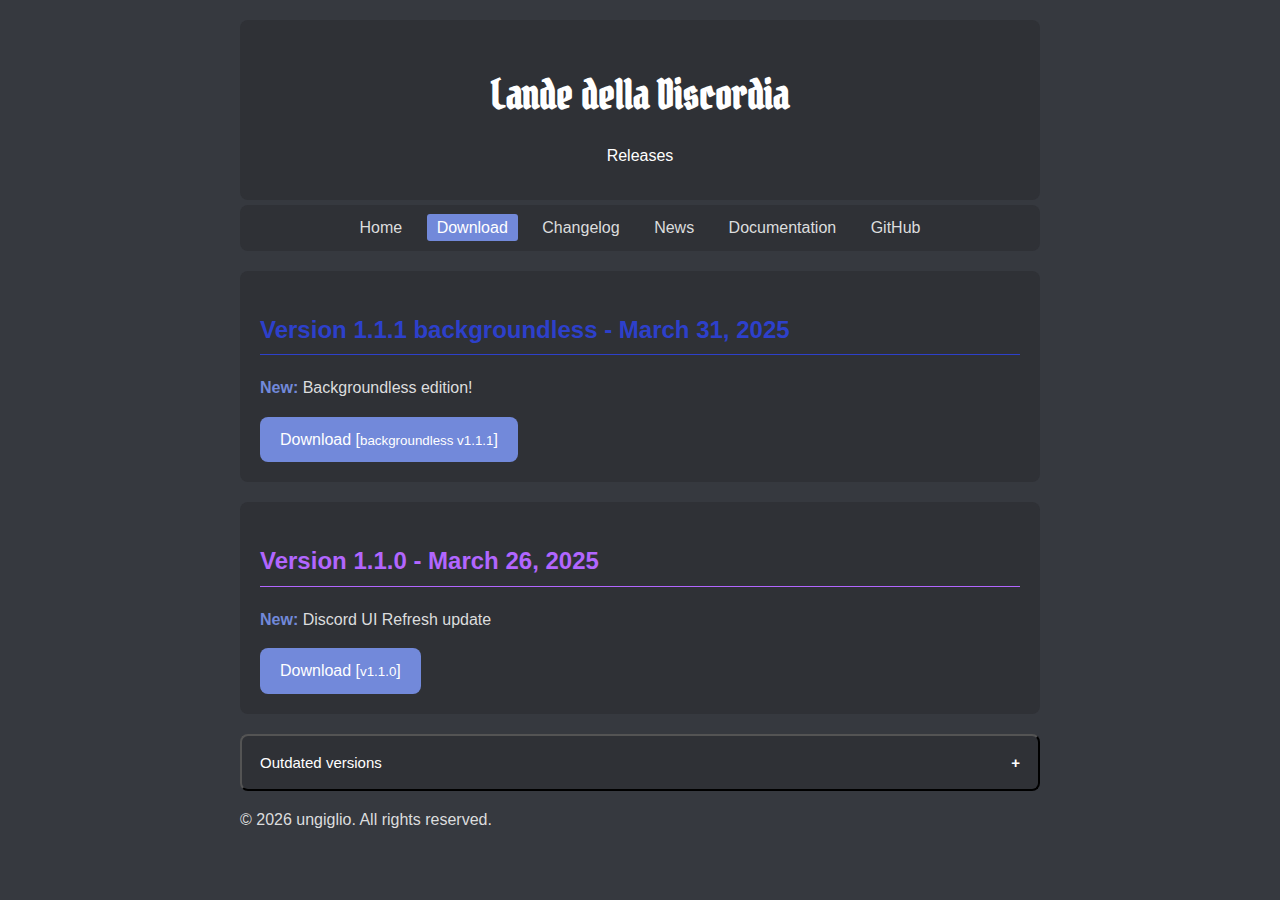
<file: releases/index.html>
<!DOCTYPE html>
<html lang="en" prefix="og: https://ogp.me/ns#">

<head>
    <meta charset="UTF-8">
    <meta name="viewport" content="width=device-width, initial-scale=1.0">
    <title>Releases - Lande della Discordia</title>
    <link href="https://fonts.googleapis.com/css2?family=Pirata+One&display=swap" rel="stylesheet">
    <link rel="apple-touch-icon" sizes="180x180" href="https://i.imgur.com/2R9lIOQ.png">
    <link rel="icon" type="image/png" sizes="32x32" href="https://i.imgur.com/rQ8Jokf.png">
    <link rel="icon" type="image/png" sizes="16x16" href="https://i.imgur.com/fEjuDm7.png">
    <link rel="mask-icon" href="https://i.imgur.com/qdDn97I.png" color="#b266ff">
    <meta name="msapplication-TileColor" content="#9f00a7">
    <meta name="theme-color" content="#ffffff">
    <meta property="og:title" content="Releases" />
    <meta property="og:description" content="Releases page for @ungiglio Discordia project" />
    <meta property="og:type" content="website" />
    <meta property="og:url" content="https://ungiglio.github.io/DiscordDiscordia/releases/" />
    <meta property="og:image" content="https://i.imgur.com/mbe3YLR.png" />
    <meta property="og:site_name" content="Discordia" />
    <style>
        body {
            font-family: Arial, sans-serif;
            line-height: 1.6;
            color: #dcddde;
            max-width: 800px;
            margin: 0 auto;
            padding: 20px;
            background-color: #36393f;
        }

        header {
            background-color: #2f3136;
            color: white;
            text-align: center;
            padding: 1rem;
            border-radius: 8px;
        }

        h1 {
            margin-bottom: 0;
            font-family: 'Pirata One', cursive;
            font-size: 2.5em;
        }

        .version-section {
            background-color: #2f3136;
            padding: 20px;
            margin: 20px 0;
            border-radius: 8px;
        }

        .version-title {
            color: #b266ff;
            border-bottom: 1px solid #b266ff;
            padding-bottom: 5px;
        }

        .changelog-list {
            list-style-type: none;
            padding-left: 0;
        }

        .changelog-list li {
            margin-bottom: 10px;
        }

        .changelog-type {
            font-weight: bold;
            color: #7289da;
        }

        .beta {
            background-color: #4a412a;
        }

        .beta .version-title {
            color: #ffd700;
            border-bottom-color: #ffd700;
        }

        .bl {
            background-color: #2f3136;
        }

        .bl .version-title {
            color: #2d40cb;
            border-bottom-color: #2d40cb;
        }

        .discontinued {
            background-color: #4a302a;
        }

        .discontinued .version-title {
            color: #ff1100;
            border-bottom-color: #ff1100;
        }

        warningtext {
            color: #ffd700;
        }

        .button {
            display: inline-block;
            background-color: #7289da;
            color: white;
            padding: 10px 20px;
            text-decoration: none;
            border-radius: 8px;
            transition: background-color 0.3s;
        }

        .discontinuedbutton {
            display: inline-block;
            background-color: #7d91daa6;
            color: white;
            padding: 10px 20px;
            text-decoration: none;
            border-radius: 8px;
            transition: background-color 0.3s;
            pointer-events: none;
        }

        .button:hover {
            background-color: #5b6eae;
        }

        /* styles for navigation */
        nav {
            background-color: #2f3136;
            padding: 10px;
            margin-top: 5px;
            border-radius: 8px;
            text-align: center;
        }

        nav a {
            color: #dcddde;
            text-decoration: none;
            padding: 5px 10px;
            margin: 0 5px;
            border-radius: 3px;
            transition: background-color 0.3s;
        }

        nav a:hover {
            background-color: #b266ff;
            color: white;
        }

        nav a.active {
            background-color: #7289da;
            color: white;
        }

        li a {
            color: #00A6F6;
        }

        /*collapsible*/
        .collapsible {
            background-color: #2f3136;
            color: white;
            cursor: pointer;
            padding: 18px;
            width: 100%;
            border-radius: 8px;
            text-align: left;
            outline: none;
            font-size: 15px;
        }

        .activec,
        .collapsible:hover {
            background-color: #2f3136a1;
        }

        .collapsible:after {
            content: '\002B';
            color: white;
            font-weight: bold;
            float: right;
            margin-left: 5px;
        }

        .activec:after {
            content: "\2212";
        }

        .content {
            padding: 0 18px;
            max-height: 0;
            overflow: hidden;
            transition: max-height 0.2s ease-out;
        }
    </style>
</head>

<body onload="updateCopyrightYear()">
    <header>
        <h1>Lande della Discordia</h1>
        <p>Releases</p>
    </header>

    <nav>
        <a href="https://ungiglio.github.io/DiscordDiscordia">Home</a>
        <a href="#" class="active">Download</a>
        <a href="https://ungiglio.github.io/DiscordDiscordia/changelog">Changelog</a>
        <a href="https://ungiglio.github.io/DiscordDiscordia/news">News</a>
        <a href="https://github.com/ungiglio/DiscordDiscordia/wiki">Documentation</a>
        <a href="https://github.com/ungiglio/DiscordDiscordia">GitHub</a>
    </nav>

    <main>

        <!--<section id="XXXXXX" class="version-section">
            <h2 class="version-title">Version 1.1.1 - March XX, 2025</h2>
            <ul class="changelog-list">
                <li><span class="changelog-type">Added:</span> Spoiler color customization</li>
            </ul>
            <a target="_blank" href="https://github.com/ungiglio/DiscordDiscordia/releases/v1.1.1"
                class="button">Download [<small>v1.1.1</small>]</a>
        </section>-->

        <section id="20250331bl" class="version-section bl">
            <h2 class="version-title">Version 1.1.1 backgroundless - March 31, 2025</h2>
            <ul class="changelog-list">
                <li><span class="changelog-type">New:</span> Backgroundless edition!</li>
            </ul>
            <a target="_blank" href="https://github.com/ungiglio/DiscordDiscordia/releases/v1.1.1-bl"
                class="button">Download [<small>backgroundless v1.1.1</small>]</a>
        </section>

        <section id="20250326" class="version-section">
            <h2 class="version-title">Version 1.1.0 - March 26, 2025</h2>
            <ul class="changelog-list">
                <li><span class="changelog-type">New:</span> Discord UI Refresh update</li>
            </ul>
            <a target="_blank" href="https://github.com/ungiglio/DiscordDiscordia/releases/v1.1.0"
                class="button">Download [<small>v1.1.0</small>]</a>
        </section>

        <button class="collapsible">Outdated versions</button>
        <div class="content">
            <!-- Collapsible contents -->
            <section id="20250308" class="version-section discontinued">
                <h2 class="version-title">[OUTDATED] Version 1.0.9 - March 08, 2025</h2>
                <ul class="changelog-list">
                    <li><span class="changelog-type">Added:</span> macOS dots customization <a
                            href="https://github.com/ungiglio/DiscordDiscordia/discussions/78">#78</a></li>
                </ul>
                <a target="_blank" href="https://github.com/ungiglio/DiscordDiscordia/releases/v1.0.9"
                    class="discontinuedbutton">Download [<small>v1.0.9</small>]</a>
            </section>
    
            <section id="20250130awkglass" class="version-section discontinued">
                <h2 class="version-title">[OUTDATED] Version 1.0.8 awkglass - January 30, 2025</h2>
                <ul class="changelog-list">
                    <li><span class="changelog-type">Added:</span> app blur customization and discord logo customization <a
                            href="https://github.com/ungiglio/DiscordDiscordia/discussions/75">#75</a></li>
                </ul>
                <a target="_blank" href="https://github.com/ungiglio/DiscordDiscordia/releases/v1.0.8-awkglass"
                    class="discontinuedbutton">Download [awkglass <small>v1.0.8</small>]</a>
            </section>

            <section id="20250126awkglass" class="version-section discontinued">
                <h2 class="version-title">[OUTDATED] Version 1.0.7 awkglass - January 26, 2025</h2>
                <ul class="changelog-list">
                    <li><span class="changelog-type">Added:</span> Colored mentions based on role color (credits to <a
                            href="https://github.com/davart154">davart154</a>)</li>
                </ul>
                <a target="_blank" href="https://github.com/ungiglio/DiscordDiscordia/releases/v1.0.7-awkglass"
                    class="discontinuedbutton">Download [awkglass <small>v1.0.7</small>]</a>
            </section>

            <section id="20250118awkglass" class="version-section discontinued">
                <h2 class="version-title">[OUTDATED] Version 1.0.6 awkglass - January 18, 2025</h2>
                <ul class="changelog-list">
                    <li><span class="changelog-type">Fixed:</span> <a
                            href="https://github.com/ungiglio/DiscordDiscordia/discussions/45">#45</a></li>
                </ul>
                <a target="_blank" href="https://github.com/ungiglio/DiscordDiscordia/releases/v1.0.6-awkglass"
                    class="discontinuedbutton">Download [awkglass <small>v1.0.6</small>]</a>
            </section>

            <section id="20250103awkglass" class="version-section discontinued">
                <h2 class="version-title">[OUTDATED] Version 1.0.5 awkglass - January 03, 2025</h2>
                <ul class="changelog-list">
                    <li><span class="changelog-type">Added:</span> Option to disable the servers bar at the top of the
                        screen</li>
                </ul>
                <a target="_blank" href="https://github.com/ungiglio/DiscordDiscordia/releases/v1.0.5-awkglass"
                    class="discontinuedbutton">Download [awkglass <small>v1.0.5</small>]</a>
            </section>

            <section id="20241229awkglass" class="version-section discontinued">
                <h2 class="version-title">[OUTDATED] Version 1.0.4 awkglass - December 29, 2024</h2>
                <ul class="changelog-list">
                    <li><span class="changelog-type">Added:</span> Font customization</li>
                </ul>
                <a target="_blank" href="https://github.com/ungiglio/DiscordDiscordia/releases/v1.0.4-awkglass"
                    class="discontinuedbutton">Download [awkglass <small>v1.0.4</small>]</a>
            </section>

            <section id="20241028awkglass" class="version-section discontinued">
                <h2 class="version-title">[OUTDATED] Version 1.0.3 awkglass - October 28, 2024</h2>
                <ul class="changelog-list">
                    <li><span class="changelog-type">Improved:</span> Possibility to customize more options</li>
                </ul>
                <a target="_blank" href="https://github.com/ungiglio/DiscordDiscordia/releases/v1.0.3-awkglass"
                    class="discontinuedbutton">Download [awkglass <small>v1.0.3</small>]</a>
            </section>

            <section id="20241013awkglass" class="version-section discontinued">
                <h2 class="version-title">[OUTDATED] Version 1.0.2-beta.awkglass - October 13, 2024</h2>
                <ul class="changelog-list">
                    <li><span class="changelog-type">Added:</span> Possibility to customize more options</li>
                    <li><span class="changelog-type">Improved:</span> Color optimization</li>
                    <li><span class="changelog-type">Fixed:</span> Forum channel container</li>
                    <li><span class="changelog-type">Note:</span> This is a <warningtext>stable</warningtext> release of
                        beta awkglass</li>
                </ul>
                <a target="_blank" href="https://github.com/ungiglio/DiscordDiscordia/releases/v1.0.2-beta.awkglass"
                    class="discontinuedbutton">Download [awkglass stable <small>v1.0.2</small>]</a>
            </section>

            <section class="version-section discontinued">
                <h2 class="version-title">[DISCONTINUED] Version 1.0.0-beta.durple - October 7, 2024</h2>
                <ul class="changelog-list">
                    <li><span class="changelog-type">Added:</span> DarkPurple background to user GUI</li>
                    <li><span class="changelog-type">Caution:</span> This beta it's stable but some visual glitches may
                        happens <warningtext>[enable/install at your own risk]</warningtext>
                    </li>
                </ul>
                <a target="_blank" href="https://github.com/ungiglio/DiscordDiscordia/releases/v1.0.0-beta.durple"
                    class="discontinuedbutton">Download [durple version]</a>
            </section>

            <section class="version-section discontinued">
                <h2 class="version-title">[OUTDATED] Version 1.0.7 - September 28, 2024</h2>
                <ul class="changelog-list">
                    <li><span class="changelog-type">Added:</span> Possibility to change '--status-danger' property
                        color</li>
                    <li><span class="changelog-type">Improved:</span> VC activities re-style</li>
                </ul>
                <a target="_blank" href="https://github.com/ungiglio/DiscordDiscordia/releases/v1.0.7"
                    class="discontinuedbutton">Download [v1.0.7]</a>
            </section>

            <section class="version-section discontinued">
                <h2 class="version-title">[OUTDATED] Version 1.0.1-beta.awkglass - October 11, 2024</h2>
                <ul class="changelog-list">
                    <li><span class="changelog-type">Fixed:</span> <a style="color: #00A6F6;"
                            href="https://ungiglio.github.io/DiscordDiscordia/changelog/#20241011awkglass">click
                            here</a></li>
                    <li><span class="changelog-type">Caution:</span> This beta shouldn't be instable but may cause some
                        visual glitches <warningtext>[enable/install at your own risk]</warningtext>
                    </li>
                </ul>
                <a target="_blank" href="https://github.com/ungiglio/DiscordDiscordia/releases/v1.0.1-beta.awkglass"
                    class="discontinuedbutton">Download [awkglass version]</a>
            </section>

            <section class="version-section discontinued">
                <h2 class="version-title">[OUTDATED] Version 1.0.0-beta.awkglass - October 7, 2024</h2>
                <ul class="changelog-list">
                    <li><span class="changelog-type">Added:</span> Transparent window</li>
                    <li><span class="changelog-type">Fixed:</span> Color issues</li>
                    <li><span class="changelog-type">Caution:</span> This beta it's instable and may cause some visual
                        glitches <warningtext>[enable/install at your own risk]</warningtext>
                    </li>
                </ul>
                <a target="_blank" href="https://github.com/ungiglio/DiscordDiscordia/releases/v1.0.0-beta.awkglass"
                    class="discontinuedbutton">Download [awkglass version]</a>
            </section>

            <section class="version-section discontinued">
                <h2 class="version-title">[OUTDATED] Version 1.0.6 - September 13, 2024</h2>
                <ul class="changelog-list">
                    <li><span class="changelog-type">Improved:</span> Better contrast for reactions number color + beta
                        version available from source code</li>
                    <li><span class="changelog-type">Fixed:</span> Issue with info panel and activity panel</li>
                </ul>
                <a target="_blank" href="https://github.com/ungiglio/DiscordDiscordia/releases/v1.0.6"
                    class="discontinuedbutton">Download [v1.0.6]</a>
            </section>

            <section class="version-section discontinued">
                <h2 class="version-title">[DISCONTINUED] Version 1.0.0-beta.absolute - September 13, 2024</h2>
                <ul class="changelog-list">
                    <li><span class="changelog-type">Added:</span> Experimental infoArea: userinfo, activity and <a
                            style="color: #00A6F6;" href="https://vencord.dev/plugins/SpotifyControls">spotify
                            control</a> panels</li>
                    <li><span class="changelog-type">Changed:</span> Adjusted backgruond colors for an high contrast
                    </li>
                    <li><span class="changelog-type">Fixed:</span> Minor visual glitches in member list</li>
                    <li><span class="changelog-type">Caution:</span> Experimental infoArea it's instable and may cause
                        some visual glitches <warningtext>[enable/install at your own risk]</warningtext>
                    </li>
                </ul>
                <a target="_blank" href="https://github.com/ungiglio/DiscordDiscordia/releases/v2.0.0-beta.1"
                    class="discontinuedbutton">Download [absolute version]</a>
            </section>

            <section class="version-section discontinued">
                <h2 class="version-title">[OUTDATED] Version 1.0.5 - September 10, 2024</h2>
                <ul class="changelog-list">
                    <li><span class="changelog-type">Added:</span> <a style="color: #00A6F6;"
                            href="https://github.com/ungiglio/DiscordDiscordia/commits/v1.0.5">Everything</a></li>
                </ul>
                <a target="_blank" href="https://github.com/ungiglio/DiscordDiscordia/releases/v1.0.5"
                    class="discontinuedbutton">Download [v1.0.5]</a>
            </section>

        </div>

    </main>

    <footer>
        <p>&copy; 202X ungiglio. All rights reserved.</p>
    </footer>

    <script>
        function updateCopyrightYear(selector = 'footer p') {
            const yearElement = document.querySelector(selector);
            if (yearElement) {
                const currentYear = new Date().getFullYear();
                yearElement.innerHTML = `&copy; ${currentYear} ungiglio. All rights reserved.`;
            }
        }
    </script>

    <script>
        var coll = document.getElementsByClassName("collapsible");
        var i;

        for (i = 0; i < coll.length; i++) {
            coll[i].addEventListener("click", function () {
                this.classList.toggle("activec");
                var content = this.nextElementSibling;
                if (content.style.maxHeight) {
                    content.style.maxHeight = null;
                } else {
                    content.style.maxHeight = content.scrollHeight + "px";
                }
            });
        }
    </script>

</body>

</html>
</file>
